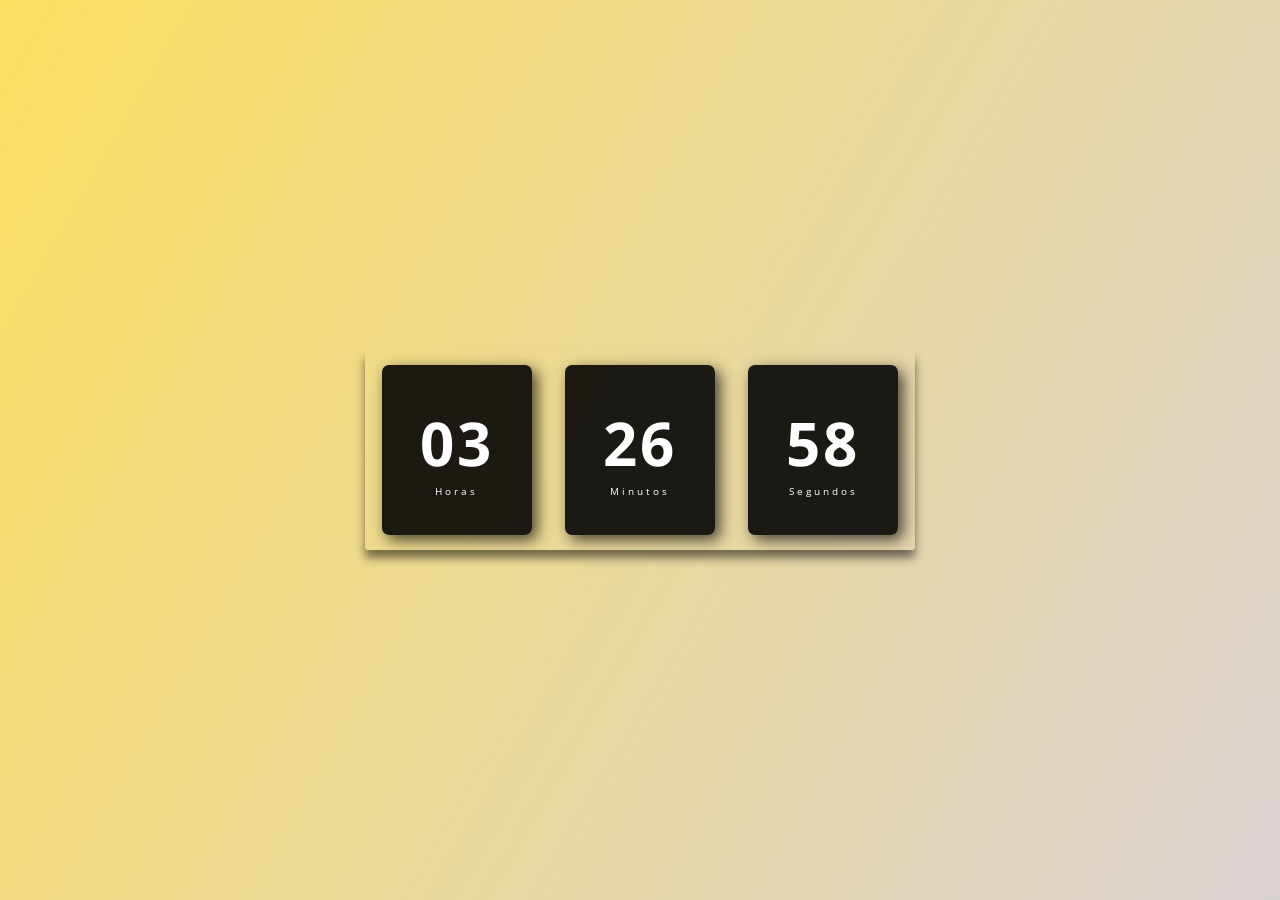
<file: relogio digital dinamico/index.html>
<!DOCTYPE html>
<html lang="pt-br">
<head>
    <meta charset="UTF-8">
    <meta name="viewport" content="width=device-width, initial-scale=1.0">
    <link rel="stylesheet" href="style.css">
    <title>Relógio digital</title>
</head>
<body>
    <div class="relogio">
        <div>
            <span id="horas">00</span>
            <span id="tempo">Horas</span>
        </div>

        <div>
            <span id="minutos">00</span>
            <span id="tempo">Minutos</span>
        </div>

        <div>
            <span id="segundos">00</span>
            <span id="tempo">Segundos</span>
        </div>
    </div>

    <script src="script.js"></script>
</body>

</html>
</file>
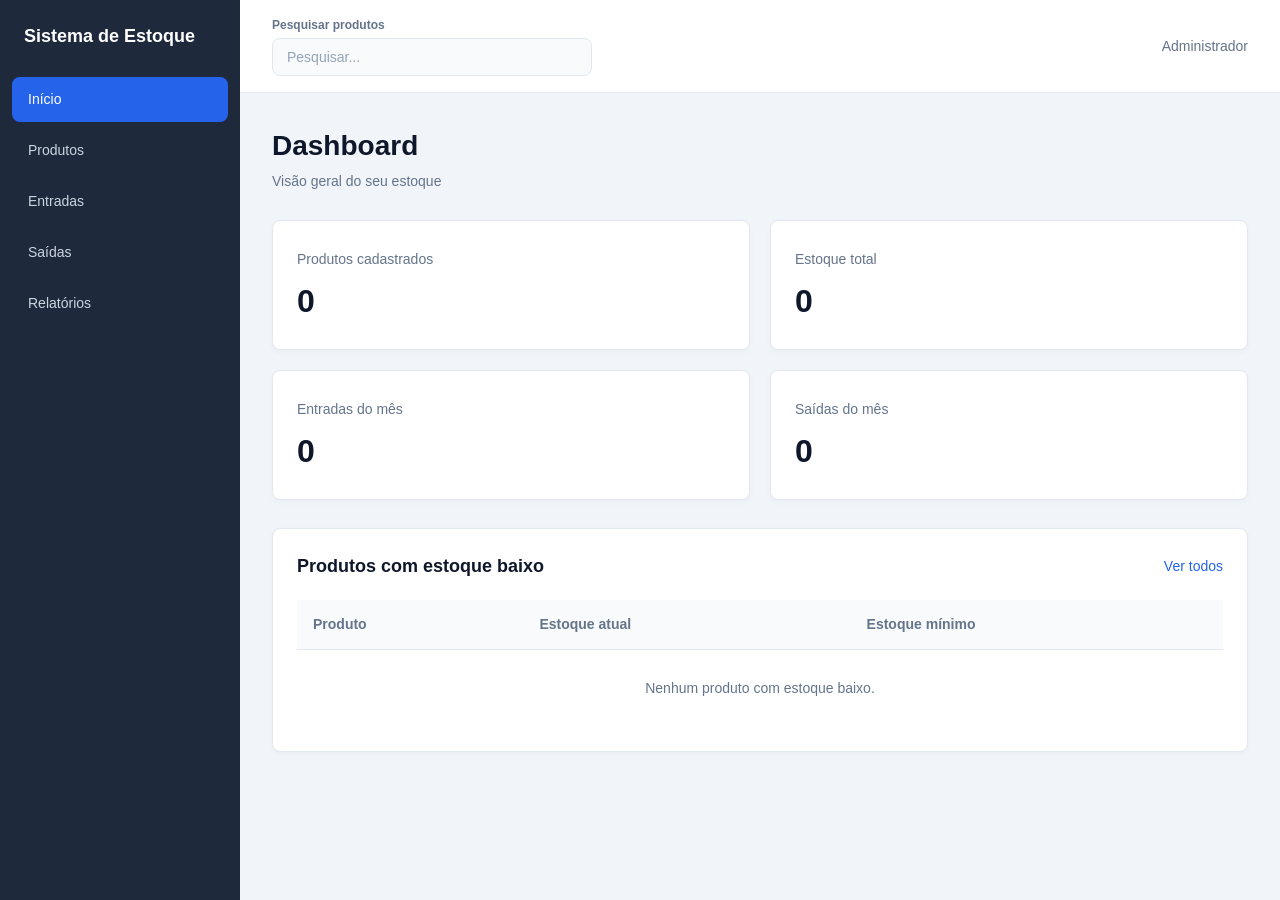
<file: Sistema de Estoque/index.html>
<!DOCTYPE html>
<html lang="pt-BR">

<head>
    <meta charset="UTF-8">
    <meta name="viewport" content="width=device-width, initial-scale=1.0">

    <title>Dashboard | Sistema de Estoque</title>

    <!-- CSS compartilhado entre as páginas -->
    <link rel="stylesheet" href="css/style.css">
    <script src="js/produtos.js" defer></script>
</head>

<body>

    <div class="layout">

        <!-- MENU LATERAL -->

        <aside class="sidebar">

            <div class="sidebar-header">
                <h2>Sistema de Estoque</h2>
            </div>

            <nav class="sidebar-nav" aria-label="Menu principal">

                <ul>
                    <li>
                        <a
                            href="index.html"
                            class="nav-link active"
                            aria-current="page"
                        >
                            Início
                        </a>
                    </li>

                    <li>
                        <a href="produtos.html" class="nav-link">
                            Produtos
                        </a>
                    </li>

                    <li>
                        <a href="entradas.html" class="nav-link">
                            Entradas
                        </a>
                    </li>

                    <li>
                        <a href="saidas.html" class="nav-link">
                            Saídas
                        </a>
                    </li>

                    <li>
                        <a href="relatorios.html" class="nav-link">
                            Relatórios
                        </a>
                    </li>
                </ul>

            </nav>

        </aside>


        <!-- ÁREA PRINCIPAL -->

        <div class="main-container">

            <!-- CABEÇALHO SUPERIOR -->

            <header class="topbar">

                <div class="topbar-search">

                    <label for="search">
                        Pesquisar produtos
                    </label>

                    <input
                        type="search"
                        id="search"
                        name="search"
                        placeholder="Pesquisar..."
                    >

                </div>

                <div class="topbar-user">
                    <span>Administrador</span>
                </div>

            </header>


            <!-- CONTEÚDO DO DASHBOARD -->

            <main class="main-content">

                <section class="dashboard">

                    <!-- TÍTULO -->

                    <div class="page-header">
                        <h1>Dashboard</h1>
                        <p>Visão geral do seu estoque</p>
                    </div>


                    <!-- INDICADORES -->

                    <section
                        class="indicators"
                        aria-label="Indicadores do estoque"
                    >

                        <article class="indicator-card">

                            <h2>Produtos cadastrados</h2>

                            <p id="total-produtos">0</p>

                        </article>


                        <article class="indicator-card">

                            <h2>Estoque total</h2>

                            <p id="estoque-total">0</p>

                        </article>


                        <article class="indicator-card">

                            <h2>Entradas do mês</h2>

                            <p id="entradas-mes">0</p>

                        </article>


                        <article class="indicator-card">

                            <h2>Saídas do mês</h2>

                            <p id="saidas-mes">0</p>

                        </article>

                    </section>


                    <!-- PRODUTOS COM ESTOQUE BAIXO -->

                    <section class="low-stock">

                        <div class="section-header">

                            <h2>Produtos com estoque baixo</h2>

                            <a href="produtos.html">
                                Ver todos
                            </a>

                        </div>


                        <div class="table-container">

                            <table>

                                <thead>
                                    <tr>
                                        <th scope="col">Produto</th>
                                        <th scope="col">Estoque atual</th>
                                        <th scope="col">Estoque mínimo</th>
                                    </tr>
                                </thead>

                                <tbody id="low-stock-list">

                                    <tr>
                                        <td colspan="3">
                                            Nenhum produto com estoque baixo.
                                        </td>
                                    </tr>

                                </tbody>

                            </table>

                        </div>

                    </section>

                </section>

            </main>

        </div>

    </div>

</body>

</html>
</file>
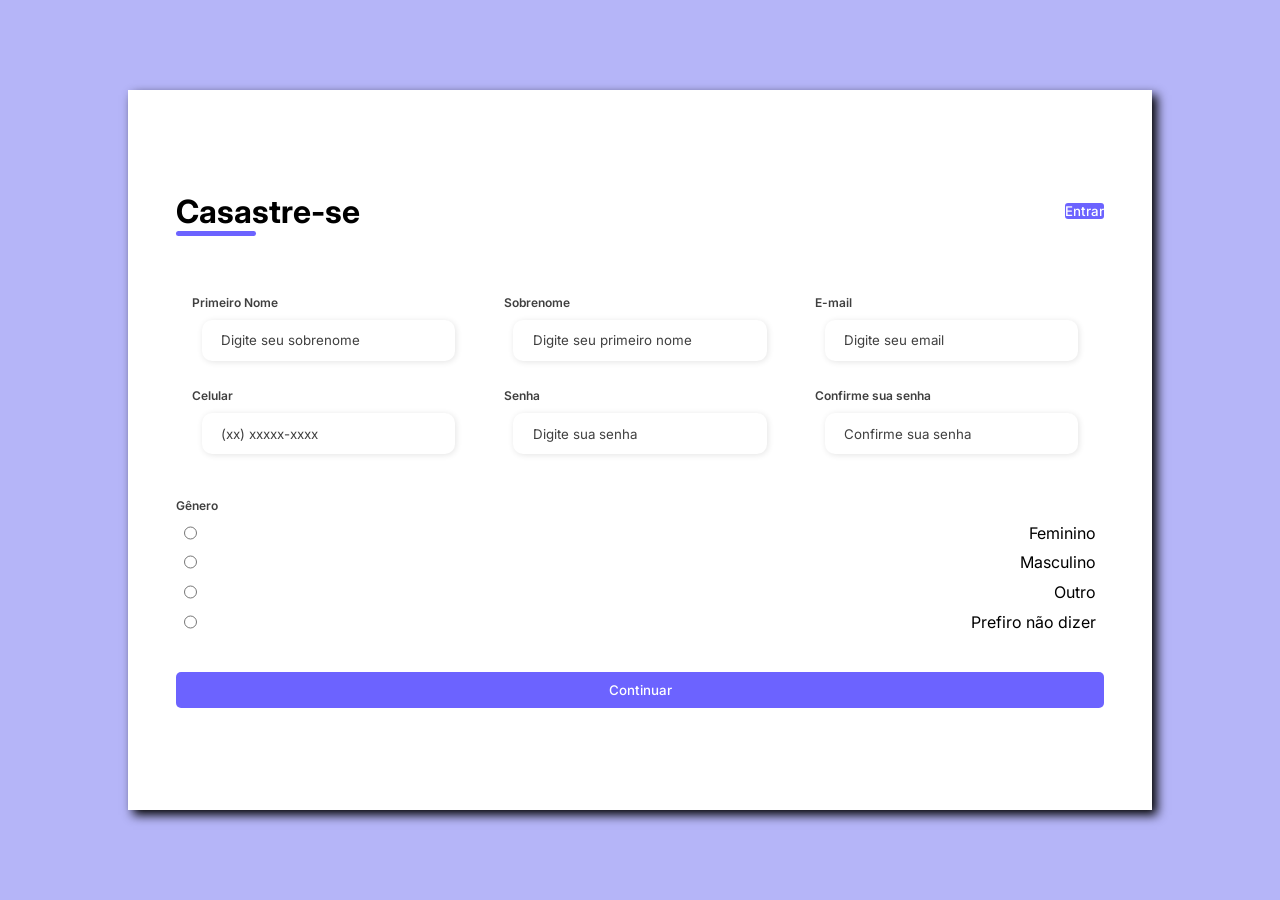
<file: formulario responsivo cadastro/assets/index.html>
<!DOCTYPE html>
<html lang="pt-br">
<head>
    <meta charset="UTF-8">
    <meta name="viewport" content="width=device-width, initial-scale=1.0">
    <link rel="stylesheet" href="style.css">
    <title>Formulário de cadastro</title>
</head>
<body>
    <div class="container">
        <div class="form-image">
            <img src="img/undraw_shopping_re_3wst.svg" alt="">
        </div>
        <div class="form">
            <form action="#">
                <div class="form-header">
                    <div class="title">
                        <h1>Casastre-se</h1>
                    </div>
                    <div class="login-button">
                        <button><a href="#">Entrar</a></button>
                    </div>
                </div>
                <div class="input-group">
                    <div class="input-box">
                        <label for="firstname">Primeiro Nome</label>
                        <input required type="text" name="firstname" id="firstname" placeholder="Digite seu sobrenome">
                    </div>

                    <div class="input-box">
                        <label for="lastnane">Sobrenome</label>
                        <input required type="text" name="lastname" id="lastname" placeholder="Digite seu primeiro nome">
                    </div>

                    <div class="input-box">
                        <label for="email">E-mail</label>
                        <input required type="email" name="email" id="email" placeholder="Digite seu email">
                    </div>

                    <div class="input-box">
                        <label for="number">Celular</label>
                        <input required type="tel" name="number" id="number" placeholder="(xx) xxxxx-xxxx">
                    </div>

                    <div class="input-box">
                        <label for="password">Senha</label>
                        <input required type="password" name="password" id="password" placeholder="Digite sua senha">
                    </div>

                    <div class="input-box">
                        <label for="Confirmepassword">Confirme sua senha</label>
                        <input required type="confirmpassword" name="confirmpassword" id="confirmpassword" placeholder="Confirme sua senha">
                    </div>

                </div>

                <div class="gender-inputs">
                    <div class="gender-title">
                        <h6>Gênero</h6>
                    </div>

                    <div class="gender-group">
                        <input type="radio" name="gender" id="female">
                        <label for="female">Feminino</label>
                    </div>

                    <div class="gender-group">
                        <input type="radio" name="gender" id="male">
                        <label for="male">Masculino</label>
                    </div>

                    <div class="gender-group">
                        <input type="radio" name="gender" id="others">
                        <label for="others">Outro</label>
                    </div>

                     <div class="gender-group">
                        <input type="radio" name="gender" id="none">
                        <label for="none">Prefiro não dizer</label>
                    </div>
                </div>

                <div class="continue-button">
                    <button><a href="#">Continuar</a></button>
                </div>
            </form>
        </div>
    </div>
</body>
</html>
</file>
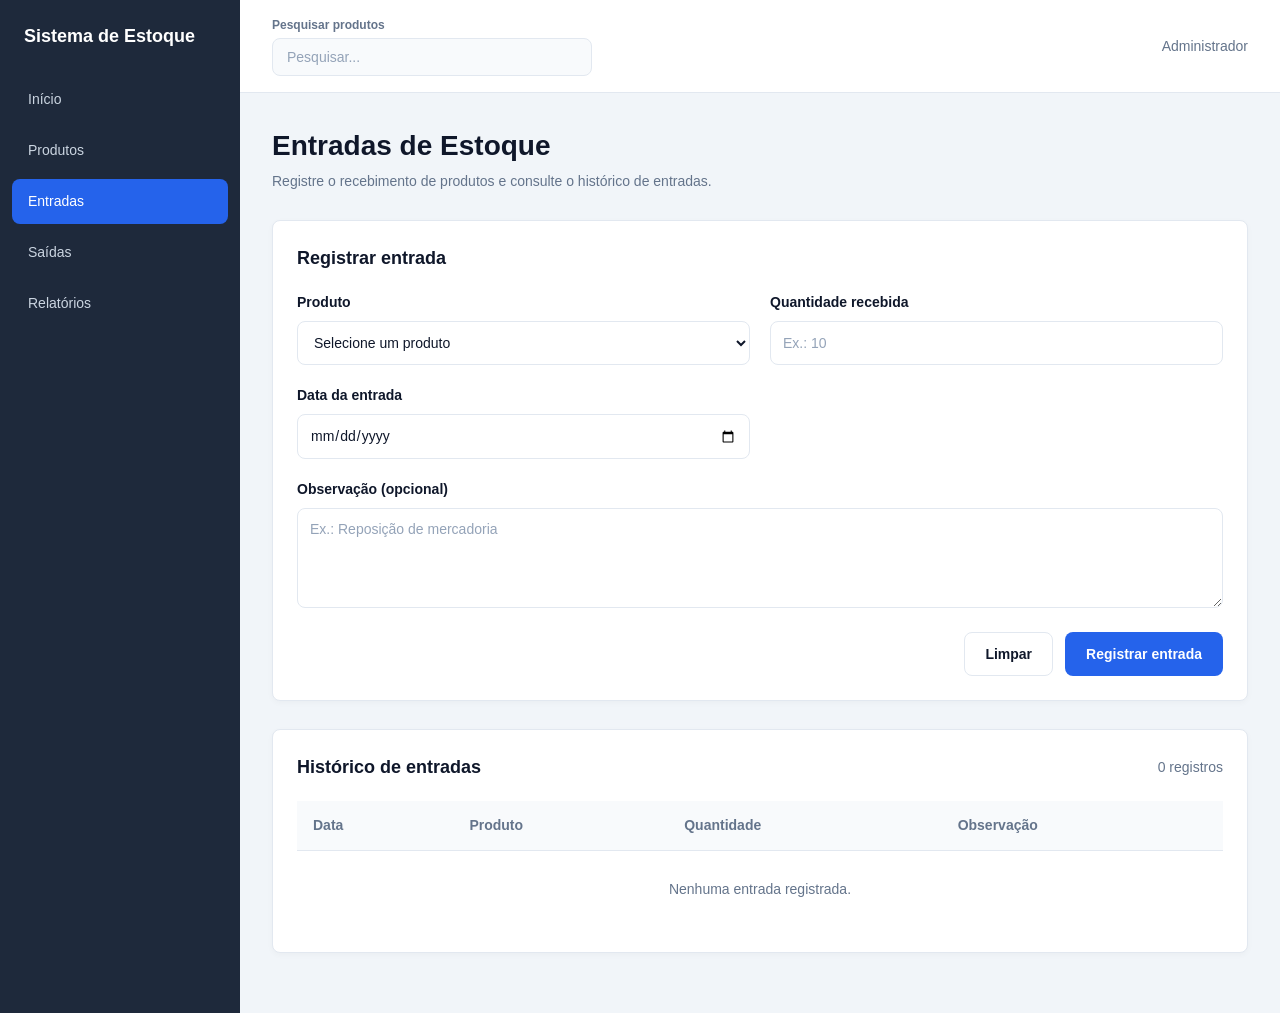
<file: Sistema de Estoque/entradas.html>
<!DOCTYPE html>
<html lang="pt-BR">

<head>
    <meta charset="UTF-8">
    <meta name="viewport" content="width=device-width, initial-scale=1.0">

    <title>Entradas | Sistema de Estoque</title>

    <!-- Estilos compartilhados e específicos desta página -->
    <link rel="stylesheet" href="css/style.css">
    <link rel="stylesheet" href="css/entradas.css">
</head>

<body>

    <div class="layout">

        <!-- MENU LATERAL -->
        <aside class="sidebar">

            <div class="sidebar-header">
                <h2>Sistema de Estoque</h2>
            </div>

            <nav class="sidebar-nav" aria-label="Menu principal">
                <ul>
                    <li>
                        <a href="index.html" class="nav-link">
                            Início
                        </a>
                    </li>

                    <li>
                        <a href="produtos.html" class="nav-link">
                            Produtos
                        </a>
                    </li>

                    <li>
                        <a href="entradas.html"
                           class="nav-link active"
                           aria-current="page">
                            Entradas
                        </a>
                    </li>

                    <li>
                        <a href="saidas.html" class="nav-link">
                            Saídas
                        </a>
                    </li>

                    <li>
                        <a href="relatorios.html" class="nav-link">
                            Relatórios
                        </a>
                    </li>
                </ul>
            </nav>

        </aside>

        <!-- ÁREA PRINCIPAL -->
        <div class="main-container">

            <!-- CABEÇALHO SUPERIOR -->
            <header class="topbar">

                <div class="topbar-search">
                    <label for="search">Pesquisar produtos</label>

                    <input
                        type="search"
                        id="search"
                        name="search"
                        placeholder="Pesquisar..."
                    >
                </div>

                <div class="topbar-user">
                    <span>Administrador</span>
                </div>

            </header>

            <!-- CONTEÚDO DA PÁGINA -->
            <main class="main-content">

                <div class="entries-page">

                    <!-- TÍTULO -->
                    <div class="page-header">
                        <h1>Entradas de Estoque</h1>

                        <p>
                            Registre o recebimento de produtos e consulte
                            o histórico de entradas.
                        </p>
                    </div>

                    <!-- FORMULÁRIO DE ENTRADA -->
                    <section
                        class="entry-registration"
                        aria-labelledby="entry-registration-title"
                    >

                        <div class="section-header">
                            <h2 id="entry-registration-title">
                                Registrar entrada
                            </h2>
                        </div>

                        <form id="form-entrada">

                            <div class="entry-form-grid">

                                <!-- PRODUTO -->
                                <div class="entry-form-group">
                                    <label for="produto-entrada">
                                        Produto
                                    </label>

                                    <select
                                        id="produto-entrada"
                                        name="produto"
                                        required
                                    >
                                        <option value="">
                                            Selecione um produto
                                        </option>
                                    </select>
                                </div>

                                <!-- QUANTIDADE -->
                                <div class="entry-form-group">
                                    <label for="quantidade-entrada">
                                        Quantidade recebida
                                    </label>

                                    <input
                                        type="number"
                                        id="quantidade-entrada"
                                        name="quantidade"
                                        min="1"
                                        step="1"
                                        placeholder="Ex.: 10"
                                        required
                                    >
                                </div>

                                <!-- DATA -->
                                <div class="entry-form-group">
                                    <label for="data-entrada">
                                        Data da entrada
                                    </label>

                                    <input
                                        type="date"
                                        id="data-entrada"
                                        name="data"
                                        required
                                    >
                                </div>

                                <!-- OBSERVAÇÃO -->
                                <div class="entry-form-group entry-notes">
                                    <label for="observacao-entrada">
                                        Observação (opcional)
                                    </label>

                                    <textarea
                                        id="observacao-entrada"
                                        name="observacao"
                                        rows="3"
                                        maxlength="300"
                                        placeholder="Ex.: Reposição de mercadoria"
                                    ></textarea>
                                </div>

                            </div>

                            <!-- BOTÕES -->
                            <div class="entry-form-actions">

                                <button
                                    type="reset"
                                    class="entry-btn entry-btn-secondary"
                                >
                                    Limpar
                                </button>

                                <button
                                    type="submit"
                                    class="entry-btn entry-btn-primary"
                                >
                                    Registrar entrada
                                </button>

                            </div>

                        </form>

                    </section>

                    <!-- HISTÓRICO DE ENTRADAS -->
                    <section
                        class="entries-history"
                        aria-labelledby="entries-history-title"
                    >

                        <div class="section-header">
                            <h2 id="entries-history-title">
                                Histórico de entradas
                            </h2>

                            <span
                                id="entries-count"
                                class="entries-count"
                            >
                                0 registros
                            </span>
                        </div>

                        <div class="table-container">

                            <table>
                                <thead>
                                    <tr>
                                        <th scope="col">Data</th>
                                        <th scope="col">Produto</th>
                                        <th scope="col">Quantidade</th>
                                        <th scope="col">Observação</th>
                                    </tr>
                                </thead>

                                <tbody id="entries-table-body">
                                    <tr>
                                        <td colspan="4">
                                            Nenhuma entrada registrada.
                                        </td>
                                    </tr>
                                </tbody>
                            </table>

                        </div>

                    </section>

                </div>

            </main>

        </div>

    </div>

</body>

</html>
</file>
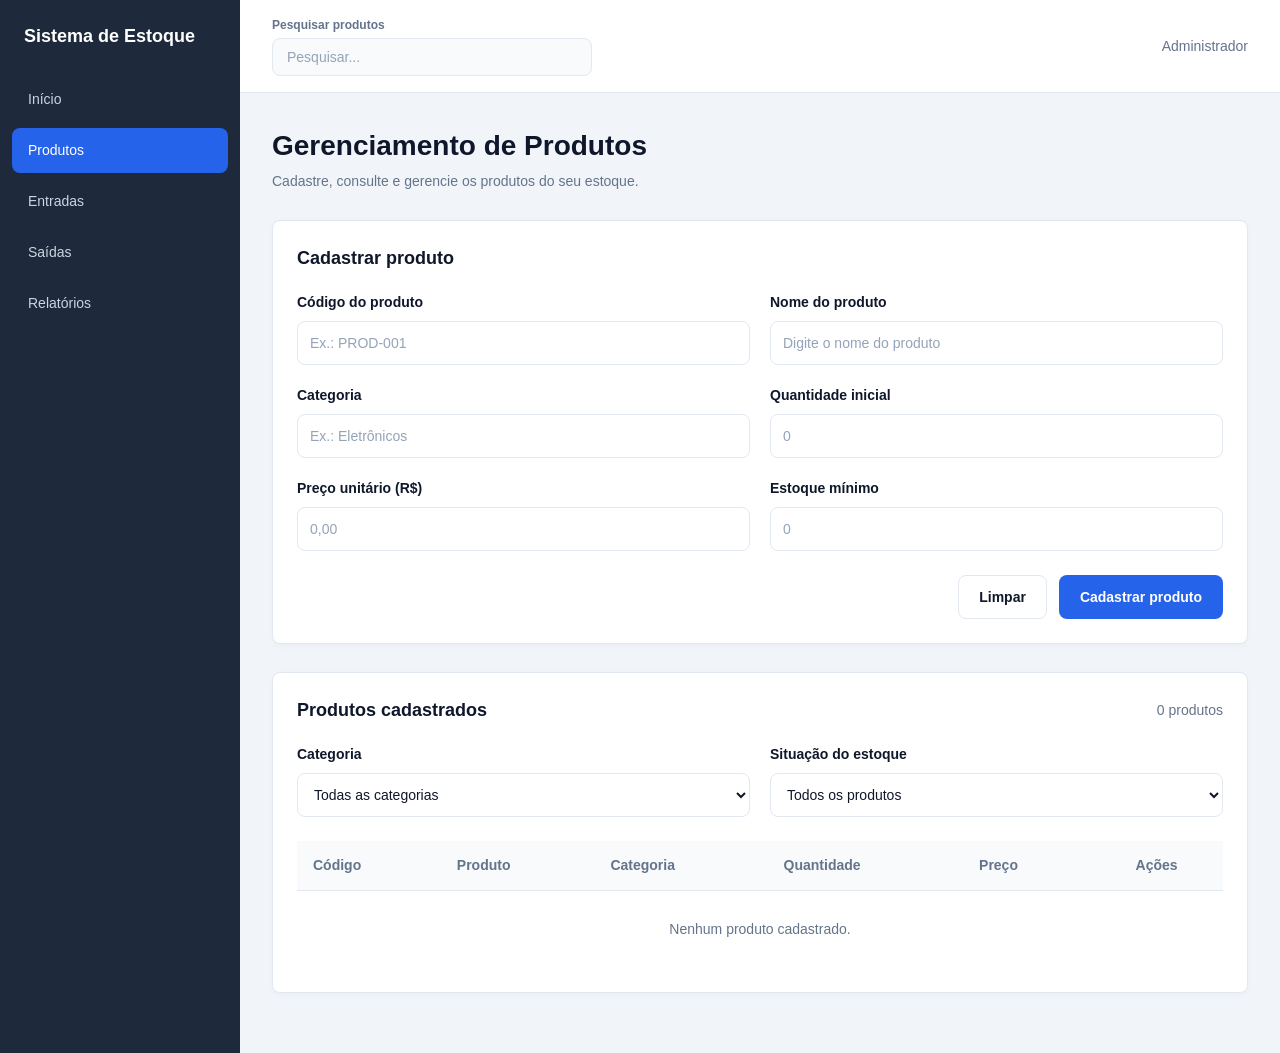
<file: Sistema de Estoque/produtos.html>
<!DOCTYPE html>
<html lang="pt-BR">

<head>
    <meta charset="UTF-8">
    <meta name="viewport" content="width=device-width, initial-scale=1.0">

    <title>Produtos | Sistema de Estoque</title>

    <!-- Estilos compartilhados e específicos desta página -->
    <link rel="stylesheet" href="css/style.css">
    <link rel="stylesheet" href="css/produtos.css">
    <script src="js/produtos.js" defer></script>
</head>

<body>

    <div class="layout">

        <!-- MENU LATERAL -->
        <aside class="sidebar">

            <div class="sidebar-header">
                <h2>Sistema de Estoque</h2>
            </div>

            <nav class="sidebar-nav" aria-label="Menu principal">
                <ul>
                    <li>
                        <a href="index.html" class="nav-link">
                            Início
                        </a>
                    </li>

                    <li>
                        <a href="produtos.html"
                           class="nav-link active"
                           aria-current="page">
                            Produtos
                        </a>
                    </li>

                    <li>
                        <a href="entradas.html" class="nav-link">
                            Entradas
                        </a>
                    </li>

                    <li>
                        <a href="saidas.html" class="nav-link">
                            Saídas
                        </a>
                    </li>

                    <li>
                        <a href="relatorios.html" class="nav-link">
                            Relatórios
                        </a>
                    </li>
                </ul>
            </nav>

        </aside>

        <!-- ÁREA PRINCIPAL -->
        <div class="main-container">

            <!-- CABEÇALHO SUPERIOR -->
            <header class="topbar">

                <div class="topbar-search">
                    <label for="search">Pesquisar produtos</label>

                    <input
                        type="search"
                        id="search"
                        name="search"
                        placeholder="Pesquisar..."
                    >
                </div>

                <div class="topbar-user">
                    <span>Administrador</span>
                </div>

            </header>

            <!-- CONTEÚDO DA PÁGINA -->
            <main class="main-content">

                <div class="products-page">

                    <div class="page-header">
                        <h1>Gerenciamento de Produtos</h1>
                        <p>Cadastre, consulte e gerencie os produtos do seu estoque.</p>
                    </div>

                    <!-- CADASTRO -->
                    <section
                        class="product-registration"
                        aria-labelledby="registration-title"
                    >

                        <div class="section-header">
                            <h2 id="registration-title">Cadastrar produto</h2>
                        </div>

                        <form id="form-produto">

                            <div class="form-grid">

                                <div class="form-group">
                                    <label for="codigo">
                                        Código do produto
                                    </label>

                                    <input
                                        type="text"
                                        id="codigo"
                                        name="codigo"
                                        maxlength="30"
                                        placeholder="Ex.: PROD-001"
                                        required
                                    >
                                </div>

                                <div class="form-group">
                                    <label for="nome">
                                        Nome do produto
                                    </label>

                                    <input
                                        type="text"
                                        id="nome"
                                        name="nome"
                                        maxlength="100"
                                        placeholder="Digite o nome do produto"
                                        required
                                    >
                                </div>

                                <div class="form-group">
                                    <label for="categoria">
                                        Categoria
                                    </label>

                                    <input
                                        type="text"
                                        id="categoria"
                                        name="categoria"
                                        maxlength="50"
                                        placeholder="Ex.: Eletrônicos"
                                        required
                                    >
                                </div>

                                <div class="form-group">
                                    <label for="quantidade">
                                        Quantidade inicial
                                    </label>

                                    <input
                                        type="number"
                                        id="quantidade"
                                        name="quantidade"
                                        min="0"
                                        step="1"
                                        placeholder="0"
                                        required
                                    >
                                </div>

                                <div class="form-group">
                                    <label for="preco">
                                        Preço unitário (R$)
                                    </label>

                                    <input
                                        type="number"
                                        id="preco"
                                        name="preco"
                                        min="0"
                                        step="0.01"
                                        placeholder="0,00"
                                        required
                                    >
                                </div>

                                <div class="form-group">
                                    <label for="estoque-minimo">
                                        Estoque mínimo
                                    </label>

                                    <input
                                        type="number"
                                        id="estoque-minimo"
                                        name="estoque-minimo"
                                        min="0"
                                        step="1"
                                        placeholder="0"
                                        required
                                    >
                                </div>

                            </div>

                            <div class="form-actions">
                                <button
                                    type="reset"
                                    class="btn btn-secondary"
                                >
                                    Limpar
                                </button>

                                <button
                                    type="submit"
                                    class="btn btn-primary"
                                >
                                    Cadastrar produto
                                </button>
                            </div>

                        </form>

                    </section>

                    <!-- LISTAGEM -->
                    <section
                        class="products-list"
                        aria-labelledby="products-title"
                    >

                        <div class="section-header">
                            <h2 id="products-title">
                                Produtos cadastrados
                            </h2>

                            <span
                                id="products-count"
                                class="products-count"
                            >
                                0 produtos
                            </span>
                        </div>

                        <!-- FILTROS -->
                        <div class="products-filters">

                            <div class="form-group">
                                <label for="filter-category">
                                    Categoria
                                </label>

                                <select
                                    id="filter-category"
                                    name="filter-category"
                                >
                                    <option value="">
                                        Todas as categorias
                                    </option>
                                </select>
                            </div>

                            <div class="form-group">
                                <label for="filter-stock">
                                    Situação do estoque
                                </label>

                                <select
                                    id="filter-stock"
                                    name="filter-stock"
                                >
                                    <option value="">
                                        Todos os produtos
                                    </option>

                                    <option value="disponivel">
                                        Disponível
                                    </option>

                                    <option value="baixo">
                                        Estoque baixo
                                    </option>

                                    <option value="zerado">
                                        Sem estoque
                                    </option>
                                </select>
                            </div>

                        </div>

                        <!-- TABELA DE PRODUTOS -->
                        <div class="table-container">

                            <table>
                                <thead>
                                    <tr>
                                        <th scope="col">Código</th>
                                        <th scope="col">Produto</th>
                                        <th scope="col">Categoria</th>
                                        <th scope="col">Quantidade</th>
                                        <th scope="col">Preço</th>
                                        <th scope="col">Ações</th>
                                    </tr>
                                </thead>

                                <tbody id="products-table-body">
                                    <tr>
                                        <td colspan="6" class="empty-message">
                                            Nenhum produto cadastrado.
                                        </td>
                                    </tr>
                                </tbody>
                            </table>

                        </div>

                    </section>

                </div>

            </main>

        </div>

    </div>

</body>

</html>
</file>
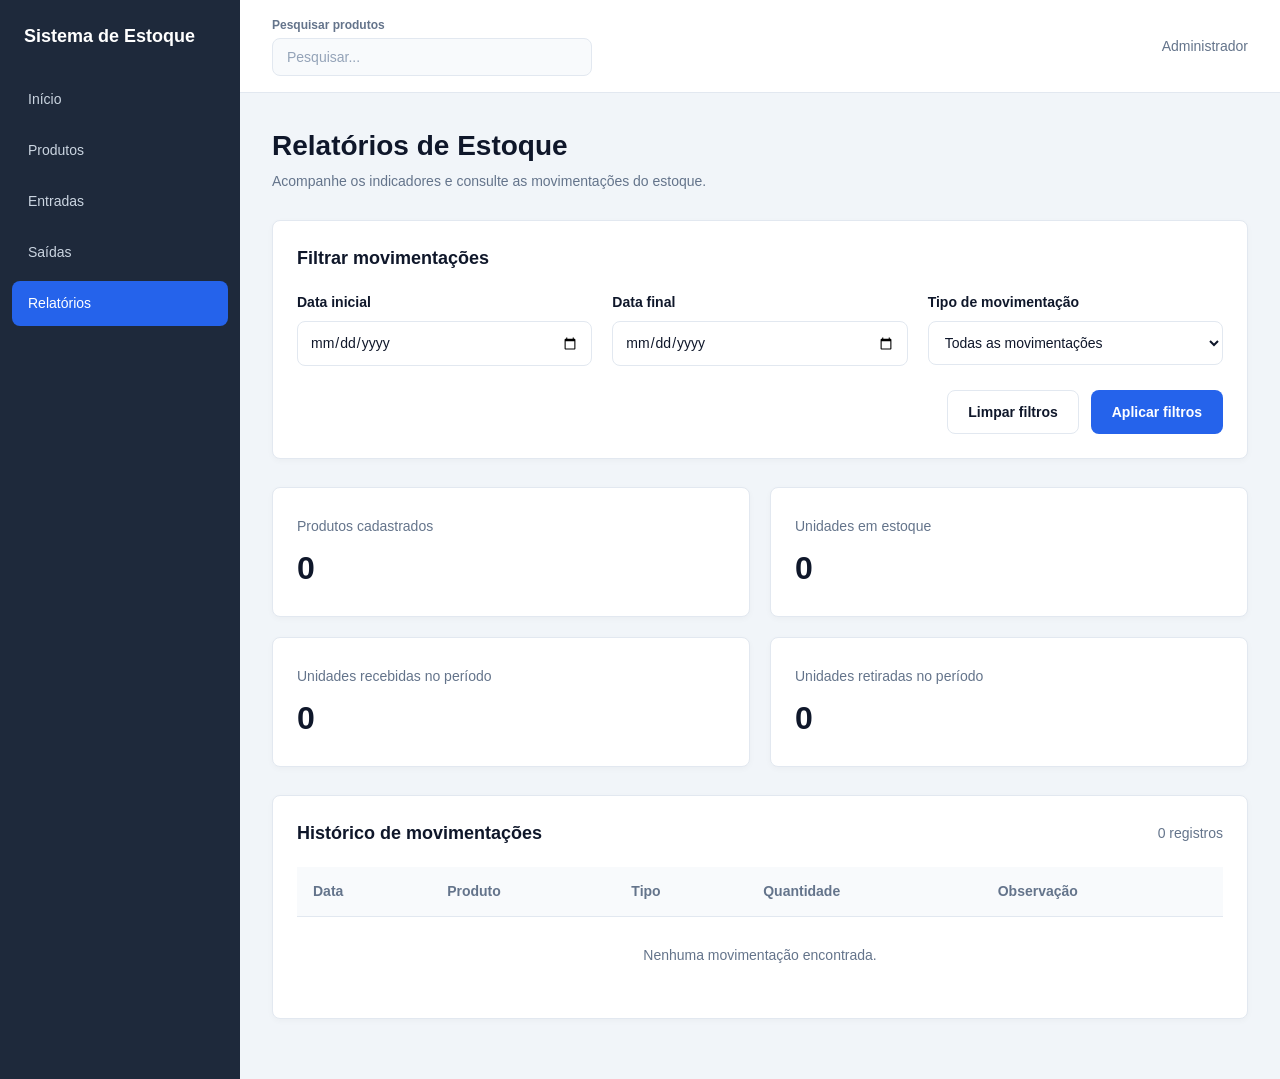
<file: Sistema de Estoque/relatorios.html>
<!DOCTYPE html>
<html lang="pt-BR">

<head>
    <meta charset="UTF-8">
    <meta name="viewport" content="width=device-width, initial-scale=1.0">

    <title>Relatórios | Sistema de Estoque</title>

    <!-- CSS compartilhado e CSS específico desta página -->
    <link rel="stylesheet" href="css/style.css">
    <link rel="stylesheet" href="css/relatorios.css">
</head>

<body>

    <div class="layout">

        <!-- MENU LATERAL -->
        <aside class="sidebar">

            <div class="sidebar-header">
                <h2>Sistema de Estoque</h2>
            </div>

            <nav class="sidebar-nav" aria-label="Menu principal">
                <ul>
                    <li>
                        <a href="index.html" class="nav-link">
                            Início
                        </a>
                    </li>

                    <li>
                        <a href="produtos.html" class="nav-link">
                            Produtos
                        </a>
                    </li>

                    <li>
                        <a href="entradas.html" class="nav-link">
                            Entradas
                        </a>
                    </li>

                    <li>
                        <a href="saidas.html" class="nav-link">
                            Saídas
                        </a>
                    </li>

                    <li>
                        <a
                            href="relatorios.html"
                            class="nav-link active"
                            aria-current="page"
                        >
                            Relatórios
                        </a>
                    </li>
                </ul>
            </nav>

        </aside>

        <!-- ÁREA PRINCIPAL -->
        <div class="main-container">

            <!-- CABEÇALHO SUPERIOR -->
            <header class="topbar">

                <div class="topbar-search">
                    <label for="search">Pesquisar produtos</label>

                    <input
                        type="search"
                        id="search"
                        name="search"
                        placeholder="Pesquisar..."
                    >
                </div>

                <div class="topbar-user">
                    <span>Administrador</span>
                </div>

            </header>

            <!-- CONTEÚDO DA PÁGINA -->
            <main class="main-content">

                <div class="reports-page">

                    <!-- TÍTULO -->
                    <div class="page-header">
                        <h1>Relatórios de Estoque</h1>

                        <p>
                            Acompanhe os indicadores e consulte
                            as movimentações do estoque.
                        </p>
                    </div>

                    <!-- FILTROS -->
                    <section
                        class="reports-filters"
                        aria-labelledby="reports-filters-title"
                    >

                        <div class="section-header">
                            <h2 id="reports-filters-title">
                                Filtrar movimentações
                            </h2>
                        </div>

                        <form id="form-filtros-relatorio">

                            <div class="reports-form-grid">

                                <div class="reports-form-group">
                                    <label for="data-inicial">
                                        Data inicial
                                    </label>

                                    <input
                                        type="date"
                                        id="data-inicial"
                                        name="data-inicial"
                                    >
                                </div>

                                <div class="reports-form-group">
                                    <label for="data-final">
                                        Data final
                                    </label>

                                    <input
                                        type="date"
                                        id="data-final"
                                        name="data-final"
                                    >
                                </div>

                                <div class="reports-form-group">
                                    <label for="tipo-movimentacao">
                                        Tipo de movimentação
                                    </label>

                                    <select
                                        id="tipo-movimentacao"
                                        name="tipo-movimentacao"
                                    >
                                        <option value="">
                                            Todas as movimentações
                                        </option>

                                        <option value="entrada">
                                            Entradas
                                        </option>

                                        <option value="saida">
                                            Saídas
                                        </option>
                                    </select>
                                </div>

                            </div>

                            <div class="reports-form-actions">

                                <button
                                    type="reset"
                                    class="reports-btn reports-btn-secondary"
                                >
                                    Limpar filtros
                                </button>

                                <button
                                    type="button"
                                    id="btn-filtrar-relatorio"
                                    class="reports-btn reports-btn-primary"
                                >
                                    Aplicar filtros
                                </button>

                            </div>

                        </form>

                    </section>

                    <!-- INDICADORES -->
                    <section
                        class="reports-indicators"
                        aria-label="Resumo do estoque"
                    >

                        <article class="report-card">
                            <h2>Produtos cadastrados</h2>
                            <p id="relatorio-total-produtos">0</p>
                        </article>

                        <article class="report-card">
                            <h2>Unidades em estoque</h2>
                            <p id="relatorio-estoque-total">0</p>
                        </article>

                        <article class="report-card">
                            <h2>Unidades recebidas no período</h2>
                            <p id="relatorio-total-entradas">0</p>
                        </article>

                        <article class="report-card">
                            <h2>Unidades retiradas no período</h2>
                            <p id="relatorio-total-saidas">0</p>
                        </article>

                    </section>

                    <!-- HISTÓRICO DE MOVIMENTAÇÕES -->
                    <section
                        class="reports-history"
                        aria-labelledby="reports-history-title"
                    >

                        <div class="section-header">

                            <h2 id="reports-history-title">
                                Histórico de movimentações
                            </h2>

                            <span
                                id="reports-count"
                                class="reports-count"
                            >
                                0 registros
                            </span>

                        </div>

                        <div class="table-container">

                            <table>

                                <thead>
                                    <tr>
                                        <th scope="col">Data</th>
                                        <th scope="col">Produto</th>
                                        <th scope="col">Tipo</th>
                                        <th scope="col">Quantidade</th>
                                        <th scope="col">Observação</th>
                                    </tr>
                                </thead>

                                <tbody id="reports-table-body">

                                    <tr>
                                        <td colspan="5">
                                            Nenhuma movimentação encontrada.
                                        </td>
                                    </tr>

                                </tbody>

                            </table>

                        </div>

                    </section>

                </div>

            </main>

        </div>

    </div>

</body>

</html>
</file>
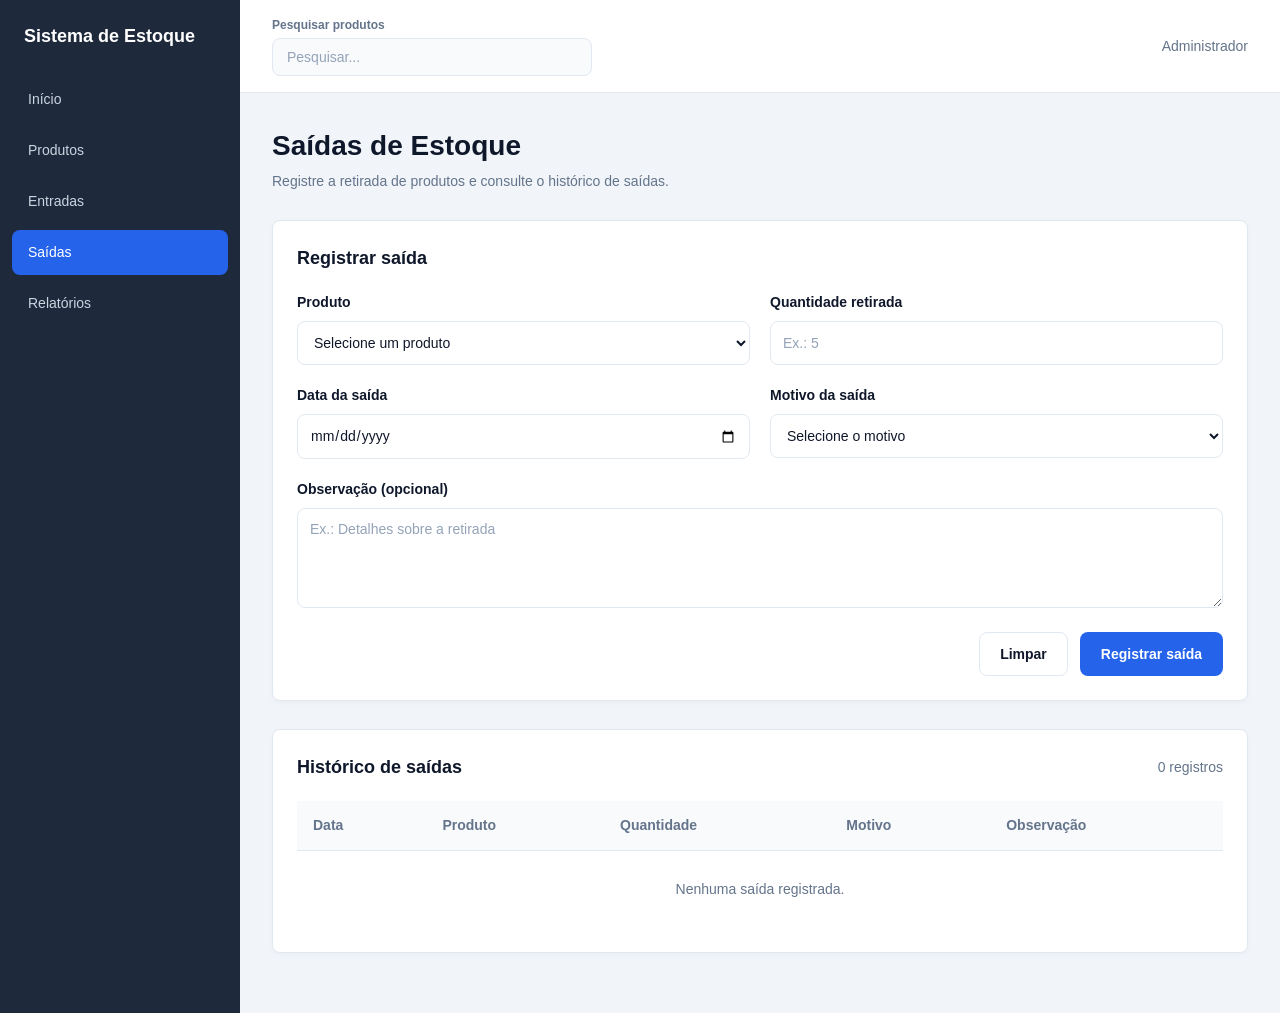
<file: Sistema de Estoque/saidas.html>
<!DOCTYPE html>
<html lang="pt-BR">

<head>
    <meta charset="UTF-8">
    <meta name="viewport" content="width=device-width, initial-scale=1.0">

    <title>Saídas | Sistema de Estoque</title>

    <!-- Estilos compartilhados e específicos -->
    <link rel="stylesheet" href="css/style.css">
    <link rel="stylesheet" href="css/saidas.css">
</head>

<body>

    <div class="layout">

        <!-- MENU LATERAL -->
        <aside class="sidebar">

            <div class="sidebar-header">
                <h2>Sistema de Estoque</h2>
            </div>

            <nav class="sidebar-nav" aria-label="Menu principal">
                <ul>
                    <li>
                        <a href="index.html" class="nav-link">
                            Início
                        </a>
                    </li>

                    <li>
                        <a href="produtos.html" class="nav-link">
                            Produtos
                        </a>
                    </li>

                    <li>
                        <a href="entradas.html" class="nav-link">
                            Entradas
                        </a>
                    </li>

                    <li>
                        <a href="saidas.html"
                           class="nav-link active"
                           aria-current="page">
                            Saídas
                        </a>
                    </li>

                    <li>
                        <a href="relatorios.html" class="nav-link">
                            Relatórios
                        </a>
                    </li>
                </ul>
            </nav>

        </aside>

        <!-- ÁREA PRINCIPAL -->
        <div class="main-container">

            <!-- CABEÇALHO SUPERIOR -->
            <header class="topbar">

                <div class="topbar-search">
                    <label for="search">Pesquisar produtos</label>

                    <input
                        type="search"
                        id="search"
                        name="search"
                        placeholder="Pesquisar..."
                    >
                </div>

                <div class="topbar-user">
                    <span>Administrador</span>
                </div>

            </header>

            <!-- CONTEÚDO DA PÁGINA -->
            <main class="main-content">

                <div class="exits-page">

                    <!-- TÍTULO -->
                    <div class="page-header">
                        <h1>Saídas de Estoque</h1>

                        <p>
                            Registre a retirada de produtos e consulte
                            o histórico de saídas.
                        </p>
                    </div>

                    <!-- FORMULÁRIO DE SAÍDA -->
                    <section
                        class="exit-registration"
                        aria-labelledby="exit-registration-title"
                    >

                        <div class="section-header">
                            <h2 id="exit-registration-title">
                                Registrar saída
                            </h2>
                        </div>

                        <form id="form-saida">

                            <div class="exit-form-grid">

                                <!-- PRODUTO -->
                                <div class="exit-form-group">
                                    <label for="produto-saida">
                                        Produto
                                    </label>

                                    <select
                                        id="produto-saida"
                                        name="produto"
                                        required
                                    >
                                        <option value="">
                                            Selecione um produto
                                        </option>
                                    </select>
                                </div>

                                <!-- QUANTIDADE -->
                                <div class="exit-form-group">
                                    <label for="quantidade-saida">
                                        Quantidade retirada
                                    </label>

                                    <input
                                        type="number"
                                        id="quantidade-saida"
                                        name="quantidade"
                                        min="1"
                                        step="1"
                                        placeholder="Ex.: 5"
                                        required
                                    >
                                </div>

                                <!-- DATA -->
                                <div class="exit-form-group">
                                    <label for="data-saida">
                                        Data da saída
                                    </label>

                                    <input
                                        type="date"
                                        id="data-saida"
                                        name="data"
                                        required
                                    >
                                </div>

                                <!-- MOTIVO -->
                                <div class="exit-form-group">
                                    <label for="motivo-saida">
                                        Motivo da saída
                                    </label>

                                    <select
                                        id="motivo-saida"
                                        name="motivo"
                                        required
                                    >
                                        <option value="">
                                            Selecione o motivo
                                        </option>

                                        <option value="venda">
                                            Venda
                                        </option>

                                        <option value="uso-interno">
                                            Uso interno
                                        </option>

                                        <option value="perda">
                                            Perda ou avaria
                                        </option>

                                        <option value="outro">
                                            Outro
                                        </option>
                                    </select>
                                </div>

                                <!-- OBSERVAÇÃO -->
                                <div class="exit-form-group exit-notes">
                                    <label for="observacao-saida">
                                        Observação (opcional)
                                    </label>

                                    <textarea
                                        id="observacao-saida"
                                        name="observacao"
                                        rows="3"
                                        maxlength="300"
                                        placeholder="Ex.: Detalhes sobre a retirada"
                                    ></textarea>
                                </div>

                            </div>

                            <!-- BOTÕES -->
                            <div class="exit-form-actions">

                                <button
                                    type="reset"
                                    class="exit-btn exit-btn-secondary"
                                >
                                    Limpar
                                </button>

                                <button
                                    type="submit"
                                    class="exit-btn exit-btn-primary"
                                >
                                    Registrar saída
                                </button>

                            </div>

                        </form>

                    </section>

                    <!-- HISTÓRICO DE SAÍDAS -->
                    <section
                        class="exits-history"
                        aria-labelledby="exits-history-title"
                    >

                        <div class="section-header">
                            <h2 id="exits-history-title">
                                Histórico de saídas
                            </h2>

                            <span
                                id="exits-count"
                                class="exits-count"
                            >
                                0 registros
                            </span>
                        </div>

                        <div class="table-container">

                            <table>
                                <thead>
                                    <tr>
                                        <th scope="col">Data</th>
                                        <th scope="col">Produto</th>
                                        <th scope="col">Quantidade</th>
                                        <th scope="col">Motivo</th>
                                        <th scope="col">Observação</th>
                                    </tr>
                                </thead>

                                <tbody id="exits-table-body">
                                    <tr>
                                        <td colspan="5">
                                            Nenhuma saída registrada.
                                        </td>
                                    </tr>
                                </tbody>
                            </table>

                        </div>

                    </section>

                </div>

            </main>

        </div>

    </div>

</body>

</html>
</file>
<file: relogio digital dinamico/style.css>
@import url('https://fonts.googleapis.com/css2?family=Open+Sans:ital,wght@0,300..800;1,300..800&display=swap');

* {
    margin: 0;
    padding: 0;
    font-family: 'Open Sans', sans-serif;
}

body {
    height: 100vh;
    background: linear-gradient(120deg, #fad325b9, #cec5c5c5);
    display: flex;
    align-items: center;
    justify-content: center;
}

.relogio {
    display: flex;
    align-items: center;
    justify-content: space-around;
    height: 200px;
    width: 550px;
    background: transparent;
    border-radius: 3px;
    box-shadow: 0px 8px 10px rgb(0, 0, 0, .5);
}

.relogio div {
    height: 170px;
    width: 150px;
    display: flex;
    flex-direction: column;
    align-items: center;
    justify-content: center;
    color: #fff;
    background: rgb(5, 5, 5, .9);
    box-shadow: 5px 5px 15px rgb(0, 0, 0, .7);
    border-radius: 7px;
    letter-spacing: 3px;
}

.relogio span#horas {
    font-weight: bolder;
    font-size: 60px;
}

.relogio span#minutos {
    font-weight: bolder;
    font-size: 60px;
}

.relogio span#segundos {
    font-weight: bolder;
    font-size: 60px;
}

.relogio span#tempo {
    font-size: 10px;
}
</file>
<file: Sistema de Estoque/css/style.css>
/* =========================================
   1. CONFIGURAÇÕES GERAIS
========================================= */

:root {
    --primary-color: #2563eb;
    --primary-hover: #1d4ed8;

    --sidebar-bg: #1e293b;
    --sidebar-hover: #334155;

    --background-color: #f1f5f9;
    --card-background: #ffffff;

    --text-primary: #0f172a;
    --text-secondary: #64748b;

    --border-color: #e2e8f0;

    --border-radius: 8px;
}

* {
    margin: 0;
    padding: 0;
    box-sizing: border-box;
}

body {
    font-family: Arial, Helvetica, sans-serif;
    background-color: var(--background-color);
    color: var(--text-primary);
    line-height: 1.5;
}

a {
    text-decoration: none;
    color: inherit;
}


/* =========================================
   2. LAYOUT PRINCIPAL
========================================= */

.layout {
    display: grid;
    grid-template-columns: 240px minmax(0, 1fr);
    min-height: 100vh;
}

.main-container {
    display: flex;
    flex-direction: column;
    min-width: 0;
}


/* =========================================
   3. SIDEBAR
========================================= */

.sidebar {
    background-color: var(--sidebar-bg);
    color: #ffffff;

    display: flex;
    flex-direction: column;

    padding: 24px 12px;
}

.sidebar-header {
    padding: 0 12px 28px;
}

.sidebar-header h2 {
    font-size: 18px;
    font-weight: 700;
    line-height: 1.4;
}

.sidebar-nav ul {
    display: flex;
    flex-direction: column;
    gap: 6px;

    list-style: none;
}

.nav-link {
    display: block;

    padding: 12px 16px;

    color: #cbd5e1;
    font-size: 14px;
    font-weight: 500;

    border-radius: var(--border-radius);

    transition:
        background-color 0.2s ease,
        color 0.2s ease;
}

.nav-link:hover {
    background-color: var(--sidebar-hover);
    color: #ffffff;
}

.nav-link.active {
    background-color: var(--primary-color);
    color: #ffffff;
}

.nav-link:focus-visible {
    outline: 2px solid #93c5fd;
    outline-offset: 2px;
}


/* =========================================
   4. CABEÇALHO SUPERIOR
========================================= */

.topbar {
    display: flex;
    align-items: center;
    justify-content: space-between;
    gap: 24px;

    min-height: 76px;
    padding: 16px 32px;

    background-color: var(--card-background);
    border-bottom: 1px solid var(--border-color);
}

.topbar-search {
    display: flex;
    flex-direction: column;
    gap: 4px;

    width: 100%;
    max-width: 320px;
}

.topbar-search label {
    font-size: 12px;
    font-weight: 600;
    color: var(--text-secondary);
}

.topbar-search input {
    width: 100%;
    padding: 10px 14px;

    border: 1px solid var(--border-color);
    border-radius: var(--border-radius);

    background-color: #f8fafc;
    color: var(--text-primary);

    font-family: inherit;
    font-size: 14px;

    outline: none;

    transition:
        border-color 0.2s ease,
        box-shadow 0.2s ease;
}

.topbar-search input:focus {
    border-color: var(--primary-color);
    box-shadow: 0 0 0 3px #2563eb20;
}

.topbar-search input::placeholder {
    color: #94a3b8;
}

.topbar-user {
    display: flex;
    align-items: center;
    gap: 12px;

    white-space: nowrap;

    font-size: 14px;
    font-weight: 500;
    color: var(--text-secondary);
}


/* =========================================
   5. CONTEÚDO PRINCIPAL
========================================= */

.main-content {
    flex: 1;
    width: 100%;
    padding: 32px;
}

.dashboard {
    width: 100%;
    max-width: 1400px;
    margin: 0 auto;
}

.page-header {
    margin-bottom: 28px;
}

.page-header h1 {
    font-size: 28px;
    font-weight: 700;
    color: var(--text-primary);
}

.page-header p {
    margin-top: 4px;

    font-size: 14px;
    color: var(--text-secondary);
}


/* =========================================
   6. INDICADORES DO DASHBOARD
========================================= */

.indicators {
    display: grid;
    grid-template-columns: repeat(2, minmax(0, 1fr));
    gap: 20px;

    margin-bottom: 28px;
}

.indicator-card {
    display: flex;
    flex-direction: column;
    justify-content: center;
    gap: 12px;

    min-height: 130px;
    padding: 24px;

    background-color: var(--card-background);

    border: 1px solid var(--border-color);
    border-radius: var(--border-radius);

    box-shadow: 0 2px 6px rgba(15, 23, 42, 0.03);
}

.indicator-card h2 {
    font-size: 14px;
    font-weight: 500;
    color: var(--text-secondary);
}

.indicator-card p {
    font-size: 32px;
    font-weight: 700;
    line-height: 1.2;

    color: var(--text-primary);
    font-variant-numeric: tabular-nums;
}


/* =========================================
   7. PRODUTOS COM ESTOQUE BAIXO
========================================= */

.low-stock {
    padding: 24px;

    background-color: var(--card-background);

    border: 1px solid var(--border-color);
    border-radius: var(--border-radius);

    box-shadow: 0 2px 6px rgba(15, 23, 42, 0.03);
}

.section-header {
    display: flex;
    align-items: center;
    justify-content: space-between;
    gap: 16px;

    margin-bottom: 20px;
}

.section-header h2 {
    font-size: 18px;
    font-weight: 600;
}

.section-header a {
    font-size: 14px;
    font-weight: 500;

    color: var(--primary-color);
}

.section-header a:hover {
    color: var(--primary-hover);
    text-decoration: underline;
}

.section-header a:focus-visible {
    outline: 2px solid var(--primary-color);
    outline-offset: 4px;
}


/* =========================================
   8. TABELA DE PRODUTOS
========================================= */

.table-container {
    width: 100%;
    overflow-x: auto;
}

.table-container table {
    width: 100%;
    border-collapse: collapse;

    font-size: 14px;
    text-align: left;
}

.table-container thead {
    background-color: #f8fafc;
}

.table-container th {
    padding: 14px 16px;

    font-weight: 600;
    color: var(--text-secondary);

    border-bottom: 1px solid var(--border-color);
}

.table-container td {
    padding: 14px 16px;

    color: var(--text-primary);

    border-bottom: 1px solid var(--border-color);
}

.table-container tbody tr:last-child td {
    border-bottom: none;
}

.table-container tbody tr:hover {
    background-color: #f8fafc;
}

.table-container td[colspan] {
    padding: 28px 16px;

    text-align: center;
    color: var(--text-secondary);
}


/* =========================================
   9. RESPONSIVIDADE — TABLETS
========================================= */

@media (max-width: 1024px) {

    .layout {
        grid-template-columns: 200px minmax(0, 1fr);
    }

    .main-content {
        padding: 24px;
    }

    .topbar {
        padding: 16px 24px;
    }

    .indicators {
        gap: 16px;
    }

    .indicator-card {
        padding: 20px;
    }

}


/* =========================================
   10. RESPONSIVIDADE — CELULARES
========================================= */

@media (max-width: 768px) {

    .layout {
        display: flex;
        flex-direction: column;
    }

    .sidebar {
        padding: 16px;
    }

    .sidebar-header {
        padding: 0 0 16px;
    }

    .sidebar-header h2 {
        font-size: 18px;
    }

    .sidebar-nav ul {
        flex-direction: row;
        flex-wrap: wrap;
        gap: 8px;
    }

    .nav-link {
        padding: 10px 12px;
        font-size: 13px;
    }

    .topbar {
        min-height: auto;
        padding: 16px;

        flex-wrap: wrap;
        gap: 12px;
    }

    .topbar-search {
        max-width: none;
    }

    .main-content {
        padding: 20px 16px;
    }

    .page-header h1 {
        font-size: 24px;
    }

    .indicators {
        grid-template-columns: repeat(2, minmax(0, 1fr));
        gap: 12px;
    }

    .indicator-card {
        min-height: 110px;
        padding: 16px;
    }

    .indicator-card h2 {
        font-size: 12px;
    }

    .indicator-card p {
        font-size: 26px;
    }

    .low-stock {
        padding: 16px;
    }

    .section-header h2 {
        font-size: 16px;
    }

    .table-container table {
        min-width: 480px;
    }

}


/* =========================================
   11. TELAS MUITO PEQUENAS
========================================= */

@media (max-width: 420px) {

    .indicators {
        grid-template-columns: 1fr;
    }

    .indicator-card {
        min-height: 95px;
    }

    .section-header {
        align-items: flex-start;
        flex-direction: column;
        gap: 8px;
    }

}
</file>
<file: formulario responsivo cadastro/assets/style.css>
@charset "UTF-8";

@import url('https://fonts.googleapis.com/css2?family=Inter:ital,opsz,wght@0,14..32,100..900;1,14..32,100..900&family=Sriracha&display=swap');

* {
    padding: 0;
    margin: 0;
    box-sizing: border-box;
    font-family: 'Inter', sans-serif;
}

body {
    width: 100%;
    height: 100vh;
    display: flex;
    justify-content: center;
    align-items: center;
    background-color: #0c0ce94d;
}

.container {
    width: 80%;
    height: 80vh;
    display: flex;
    box-shadow: 5px 5px 10px rgba(0, 0, .212);
}

.form-image {
    width: 50%;
    display: flex;
    justify-content: center;
    align-items: center;
    background-color: #fde3a7d7;
    padding: 1rem;
}

.form-image img {
    width: 31rem;
}

.form {
    width: 50%;
    display: flex;
    justify-content: center;
    align-items: center;
    flex-direction: column;
    background-color: #fff;
    padding: 3rem;
}

.form-header {
    margin-bottom: 3rem;
    display: flex;
    justify-content: space-between;
}

.login-button {
    display: flex;
    align-items: center;
}

.login-button button {
    border: none;
    background-color: #6c63ff;
    border-radius: 3px;
    cursor: pointer;
}

.login-button button:hover {
    background-color: #6b63fff1;
}

.login-button button a {
    text-decoration: none;
    font-weight: 500;
    color: #fff;
}

.form-header h1::after {
    content: '';
    display: block;
    width: 5rem;
    height: 0.3rem;
    background-color: #6c63ff;
    margin: auto;
    position: absolute;
    border-radius: 10px;
}

.input-group {
    display: flex;
    flex-wrap: wrap;
    justify-content: space-between;
    padding: 1rem;
}

.input-box {
    display: flex;
    flex-direction: column;
    margin-bottom: 1.1rem;
}

.input-box input {
    margin: 0.6rem;
    padding: 0.8rem 1.2rem;
    border: none;
    border-radius: 10px;
    box-shadow: 1px 1px 6px #0000001c;
}

.input-box input:hover {
    background-color: #eeeeee75;
}

.input-box input:focus-visible {
    outline: 1px solid #6c63ff;
}

.input-box label,
.gender-title h6 {
    font-size: 0.75rem;
    font-weight: 600;
    color: #000000c0;
}

.input-box input::placeholder {
    color: #000000c0;
}

.gender-group {
    display: flex;
    justify-content: space-between;
    margin-top: 0.62rem;
    padding: 0 0.5rem;
}

.gender-input {
    display: flex;
    align-items: center;
}

.gender-input input {
    margin-right: 0.35rem;
}

.gender-input label {
    font-size: 0.81rem;
    font-weight: 600;
    color: #000000c0;
}

.continue-button button {
    width: 100%;
    margin-top: 2.5rem;
    border: none;
    background-color: #6c63ff;
    padding: 0.62rem;
    border-radius: 5px;
    cursor: pointer;
}

.continue-button button:hover {
    background-color: #6b63fff1;
}

.continue-button button a {
    text-decoration: none;
    font-size: 0..93rem;
    font-weight: 500;
    color: #fff;
}

@media screen and (max-width: 1330px) {
    .form-image {
        display: none;
    }
    
    .contairer {
        width: 50%;
    }

    .form {
        width: 100%;
    }
}

@media screen and (max-width: 1064px) {
    .contairer {
        width: 90%;
        height: auto;
    }

    .input-group {
        flex-direction: column;
        overflow-y: scroll;
        flex-wrap: nowrap;
        max-height: 10rem;
        padding-right: 5rem;
    }

    .gender-input {
        margin-top: 2rem;
    }

    .gender-group {
        flex-direction: column;
    }

    .gender-input {
        margin-top: 0.5rem;
    }
}
</file>
<file: Sistema de Estoque/css/entradas.css>
/* =========================================
   1. ESTRUTURA DA PÁGINA DE ENTRADAS
========================================= */

.entries-page {
    width: 100%;
    max-width: 1400px;
    margin: 0 auto;
}

.entry-registration,
.entries-history {
    padding: 24px;
    margin-bottom: 28px;

    background-color: var(--card-background);

    border: 1px solid var(--border-color);
    border-radius: var(--border-radius);

    box-shadow: 0 2px 6px rgba(15, 23, 42, 0.03);
}


/* =========================================
   2. FORMULÁRIO DE ENTRADA
========================================= */

.entry-form-grid {
    display: grid;
    grid-template-columns: repeat(2, minmax(0, 1fr));
    gap: 20px;
}

.entry-form-group {
    display: flex;
    flex-direction: column;
    gap: 8px;
    min-width: 0;
}

.entry-form-group label {
    font-size: 14px;
    font-weight: 600;
    color: var(--text-primary);
}

.entry-form-group input,
.entry-form-group select,
.entry-form-group textarea {
    width: 100%;
    min-height: 44px;
    padding: 10px 12px;

    background-color: #ffffff;
    color: var(--text-primary);

    border: 1px solid var(--border-color);
    border-radius: var(--border-radius);

    font: inherit;
    font-size: 14px;
}

.entry-form-group textarea {
    min-height: 100px;
    resize: vertical;
}

.entry-form-group input::placeholder,
.entry-form-group textarea::placeholder {
    color: #94a3b8;
}

.entry-form-group input:focus,
.entry-form-group select:focus,
.entry-form-group textarea:focus {
    outline: 2px solid var(--primary-color);
    outline-offset: 1px;
}

/* A observação ocupa a largura inteira do formulário. */

.entry-notes {
    grid-column: 1 / -1;
}


/* =========================================
   3. BOTÕES DO FORMULÁRIO
========================================= */

.entry-form-actions {
    display: flex;
    justify-content: flex-end;
    flex-wrap: wrap;
    gap: 12px;

    margin-top: 24px;
}

.entry-btn {
    min-height: 44px;
    padding: 10px 20px;

    border: 1px solid transparent;
    border-radius: var(--border-radius);

    font: inherit;
    font-size: 14px;
    font-weight: 600;

    cursor: pointer;

    transition:
        background-color 0.2s ease,
        border-color 0.2s ease;
}

.entry-btn-primary {
    background-color: var(--primary-color);
    color: #ffffff;
}

.entry-btn-primary:hover {
    background-color: var(--primary-hover);
}

.entry-btn-secondary {
    background-color: #ffffff;
    color: var(--text-primary);
    border-color: var(--border-color);
}

.entry-btn-secondary:hover {
    background-color: #f1f5f9;
}

.entry-btn:focus-visible {
    outline: 2px solid var(--primary-color);
    outline-offset: 3px;
}


/* =========================================
   4. HISTÓRICO DE ENTRADAS
========================================= */

.entries-count {
    font-size: 14px;
    color: var(--text-secondary);
}

.entries-history .table-container table {
    min-width: 600px;
}

/* Evita que datas e quantidades sejam quebradas em várias linhas. */

.entries-history .table-container th:first-child,
.entries-history .table-container td:first-child,
.entries-history .table-container th:nth-child(3),
.entries-history .table-container td:nth-child(3) {
    white-space: nowrap;
}


/* =========================================
   5. RESPONSIVIDADE
========================================= */

@media (max-width: 768px) {

    .entry-registration,
    .entries-history {
        padding: 16px;
        margin-bottom: 20px;
    }

    .entry-form-grid {
        grid-template-columns: 1fr;
        gap: 16px;
    }

    .entry-notes {
        grid-column: auto;
    }

    .entry-form-actions .entry-btn {
        flex: 1;
    }

}

@media (max-width: 420px) {

    .entry-form-actions {
        flex-direction: column;
    }

    .entry-form-actions .entry-btn {
        width: 100%;
    }

}
</file>
<file: Sistema de Estoque/css/produtos.css>
/* =========================================
   1. ESTRUTURA DA PÁGINA DE PRODUTOS
========================================= */

.products-page {
    width: 100%;
    max-width: 1400px;
    margin: 0 auto;
}

.product-registration,
.products-list {
    padding: 24px;
    margin-bottom: 28px;

    background-color: var(--card-background);

    border: 1px solid var(--border-color);
    border-radius: var(--border-radius);

    box-shadow: 0 2px 6px rgba(15, 23, 42, 0.03);
}


/* =========================================
   2. FORMULÁRIO DE CADASTRO
========================================= */

.form-grid {
    display: grid;
    grid-template-columns: repeat(2, minmax(0, 1fr));
    gap: 20px;
}

.form-group {
    display: flex;
    flex-direction: column;
    gap: 8px;
    min-width: 0;
}

.form-group label {
    font-size: 14px;
    font-weight: 600;
    color: var(--text-primary);
}

.form-group input,
.form-group select {
    width: 100%;
    min-height: 44px;
    padding: 10px 12px;

    background-color: #ffffff;
    color: var(--text-primary);

    border: 1px solid var(--border-color);
    border-radius: var(--border-radius);

    font: inherit;
    font-size: 14px;
}

.form-group input::placeholder {
    color: #94a3b8;
}

.form-group input:focus,
.form-group select:focus {
    outline: 2px solid var(--primary-color);
    outline-offset: 1px;
}


/* =========================================
   3. BOTÕES DO FORMULÁRIO
========================================= */

.form-actions {
    display: flex;
    justify-content: flex-end;
    flex-wrap: wrap;
    gap: 12px;

    margin-top: 24px;
}

.btn {
    min-height: 44px;
    padding: 10px 20px;

    border: 1px solid transparent;
    border-radius: var(--border-radius);

    font: inherit;
    font-size: 14px;
    font-weight: 600;

    cursor: pointer;

    transition:
        background-color 0.2s ease,
        border-color 0.2s ease;
}

.btn-primary {
    background-color: var(--primary-color);
    color: #ffffff;
}

.btn-primary:hover {
    background-color: var(--primary-hover);
}

.btn-secondary {
    background-color: #ffffff;
    color: var(--text-primary);
    border-color: var(--border-color);
}

.btn-secondary:hover {
    background-color: #f1f5f9;
}

.btn:focus-visible {
    outline: 2px solid var(--primary-color);
    outline-offset: 3px;
}


/* =========================================
   4. LISTAGEM E FILTROS
========================================= */

.products-count {
    font-size: 14px;
    color: var(--text-secondary);
}

.products-filters {
    display: grid;
    grid-template-columns: repeat(2, minmax(0, 1fr));
    gap: 20px;

    margin-bottom: 24px;
}

.products-list .table-container table {
    min-width: 760px;
}

.products-list .table-container th:last-child,
.products-list .table-container td:last-child {
    text-align: center;
}


/* =========================================
   5. RESPONSIVIDADE
========================================= */

@media (max-width: 768px) {

    .product-registration,
    .products-list {
        padding: 16px;
        margin-bottom: 20px;
    }

    .form-grid,
    .products-filters {
        grid-template-columns: 1fr;
        gap: 16px;
    }

    .form-actions {
        justify-content: stretch;
    }

    .form-actions .btn {
        flex: 1;
    }

}

@media (max-width: 420px) {

    .form-actions {
        flex-direction: column;
    }

    .form-actions .btn {
        width: 100%;
    }

}


/* =========================================
   BOTÕES DE AÇÃO DA TABELA
========================================= */

.products-list .table-container td:last-child {
    white-space: nowrap;
}

.products-list .table-container td:last-child .btn {
    min-height: 34px;
    padding: 6px 10px;
    margin: 2px 3px;
}

.btn-danger {
    background-color: #fee2e2;
    color: #b91c1c;
}

.btn-danger:hover {
    background-color: #fecaca;
}

.btn-danger:focus-visible {
    outline: 2px solid #b91c1c;
    outline-offset: 3px;
}
</file>
<file: Sistema de Estoque/css/relatorios.css>
/* =========================================
   1. ESTRUTURA DA PÁGINA DE RELATÓRIOS
========================================= */

.reports-page {
    width: 100%;
    max-width: 1400px;
    margin: 0 auto;
}

.reports-filters,
.reports-history {
    padding: 24px;
    margin-bottom: 28px;

    background-color: var(--card-background);

    border: 1px solid var(--border-color);
    border-radius: var(--border-radius);

    box-shadow: 0 2px 6px rgba(15, 23, 42, 0.03);
}


/* =========================================
   2. FORMULÁRIO DE FILTROS
========================================= */

.reports-form-grid {
    display: grid;
    grid-template-columns: repeat(3, minmax(0, 1fr));
    gap: 20px;
}

.reports-form-group {
    display: flex;
    flex-direction: column;
    gap: 8px;
    min-width: 0;
}

.reports-form-group label {
    font-size: 14px;
    font-weight: 600;
    color: var(--text-primary);
}

.reports-form-group input,
.reports-form-group select {
    width: 100%;
    min-width: 0;
    min-height: 44px;
    padding: 10px 12px;

    background-color: #ffffff;
    color: var(--text-primary);

    border: 1px solid var(--border-color);
    border-radius: var(--border-radius);

    font: inherit;
    font-size: 14px;
}

.reports-form-group input:focus,
.reports-form-group select:focus {
    outline: 2px solid var(--primary-color);
    outline-offset: 1px;
}


/* =========================================
   3. BOTÕES DOS FILTROS
========================================= */

.reports-form-actions {
    display: flex;
    justify-content: flex-end;
    flex-wrap: wrap;
    gap: 12px;

    margin-top: 24px;
}

.reports-btn {
    min-height: 44px;
    padding: 10px 20px;

    border: 1px solid transparent;
    border-radius: var(--border-radius);

    font: inherit;
    font-size: 14px;
    font-weight: 600;

    cursor: pointer;

    transition:
        background-color 0.2s ease,
        border-color 0.2s ease;
}

.reports-btn-primary {
    background-color: var(--primary-color);
    color: #ffffff;
}

.reports-btn-primary:hover {
    background-color: var(--primary-hover);
}

.reports-btn-secondary {
    background-color: #ffffff;
    color: var(--text-primary);
    border-color: var(--border-color);
}

.reports-btn-secondary:hover {
    background-color: #f1f5f9;
}

.reports-btn:focus-visible {
    outline: 2px solid var(--primary-color);
    outline-offset: 3px;
}


/* =========================================
   4. INDICADORES DO RELATÓRIO
========================================= */

.reports-indicators {
    display: grid;
    grid-template-columns: repeat(2, minmax(0, 1fr));
    gap: 20px;

    margin-bottom: 28px;
}

.report-card {
    display: flex;
    flex-direction: column;
    justify-content: center;
    gap: 12px;

    min-height: 130px;
    padding: 24px;

    background-color: var(--card-background);

    border: 1px solid var(--border-color);
    border-radius: var(--border-radius);

    box-shadow: 0 2px 6px rgba(15, 23, 42, 0.03);
}

.report-card h2 {
    font-size: 14px;
    font-weight: 500;
    color: var(--text-secondary);
}

.report-card p {
    font-size: 32px;
    font-weight: 700;
    line-height: 1.2;

    color: var(--text-primary);
    font-variant-numeric: tabular-nums;
}


/* =========================================
   5. HISTÓRICO DE MOVIMENTAÇÕES
========================================= */

.reports-count {
    font-size: 14px;
    color: var(--text-secondary);
}

.reports-history .table-container table {
    min-width: 760px;
}

/* Mantém datas, tipos e quantidades na mesma linha. */

.reports-history .table-container th:first-child,
.reports-history .table-container td:first-child,
.reports-history .table-container th:nth-child(3),
.reports-history .table-container td:nth-child(3),
.reports-history .table-container th:nth-child(4),
.reports-history .table-container td:nth-child(4) {
    white-space: nowrap;
}


/* =========================================
   6. RESPONSIVIDADE — TABLETS
========================================= */

@media (max-width: 1024px) {

    .reports-form-grid {
        grid-template-columns: repeat(2, minmax(0, 1fr));
        gap: 16px;
    }

    .reports-indicators {
        gap: 16px;
    }

    .report-card {
        padding: 20px;
    }

}


/* =========================================
   7. RESPONSIVIDADE — CELULARES
========================================= */

@media (max-width: 768px) {

    .reports-filters,
    .reports-history {
        padding: 16px;
        margin-bottom: 20px;
    }

    .reports-form-grid {
        grid-template-columns: 1fr;
        gap: 16px;
    }

    .reports-form-actions .reports-btn {
        flex: 1;
    }

    .reports-indicators {
        grid-template-columns: repeat(2, minmax(0, 1fr));
        gap: 12px;

        margin-bottom: 20px;
    }

    .report-card {
        min-height: 110px;
        padding: 16px;
    }

    .report-card h2 {
        font-size: 12px;
    }

    .report-card p {
        font-size: 26px;
    }

}


/* =========================================
   8. TELAS MUITO PEQUENAS
========================================= */

@media (max-width: 420px) {

    .reports-form-actions {
        flex-direction: column;
    }

    .reports-form-actions .reports-btn {
        width: 100%;
    }

    .reports-indicators {
        grid-template-columns: 1fr;
    }

    .report-card {
        min-height: 95px;
    }

}
</file>
<file: Sistema de Estoque/css/saidas.css>
/* =========================================
   1. ESTRUTURA DA PÁGINA DE SAÍDAS
========================================= */

.exits-page {
    width: 100%;
    max-width: 1400px;
    margin: 0 auto;
}

.exit-registration,
.exits-history {
    padding: 24px;
    margin-bottom: 28px;

    background-color: var(--card-background);

    border: 1px solid var(--border-color);
    border-radius: var(--border-radius);

    box-shadow: 0 2px 6px rgba(15, 23, 42, 0.03);
}


/* =========================================
   2. FORMULÁRIO DE SAÍDA
========================================= */

.exit-form-grid {
    display: grid;
    grid-template-columns: repeat(2, minmax(0, 1fr));
    gap: 20px;
}

.exit-form-group {
    display: flex;
    flex-direction: column;
    gap: 8px;
    min-width: 0;
}

.exit-form-group label {
    font-size: 14px;
    font-weight: 600;
    color: var(--text-primary);
}

.exit-form-group input,
.exit-form-group select,
.exit-form-group textarea {
    width: 100%;
    min-height: 44px;
    padding: 10px 12px;

    background-color: #ffffff;
    color: var(--text-primary);

    border: 1px solid var(--border-color);
    border-radius: var(--border-radius);

    font: inherit;
    font-size: 14px;
}

.exit-form-group textarea {
    min-height: 100px;
    resize: vertical;
}

.exit-form-group input::placeholder,
.exit-form-group textarea::placeholder {
    color: #94a3b8;
}

.exit-form-group input:focus,
.exit-form-group select:focus,
.exit-form-group textarea:focus {
    outline: 2px solid var(--primary-color);
    outline-offset: 1px;
}

/* A observação ocupa as duas colunas do formulário. */

.exit-notes {
    grid-column: 1 / -1;
}


/* =========================================
   3. BOTÕES DO FORMULÁRIO
========================================= */

.exit-form-actions {
    display: flex;
    justify-content: flex-end;
    flex-wrap: wrap;
    gap: 12px;

    margin-top: 24px;
}

.exit-btn {
    min-height: 44px;
    padding: 10px 20px;

    border: 1px solid transparent;
    border-radius: var(--border-radius);

    font: inherit;
    font-size: 14px;
    font-weight: 600;

    cursor: pointer;

    transition:
        background-color 0.2s ease,
        border-color 0.2s ease;
}

.exit-btn-primary {
    background-color: var(--primary-color);
    color: #ffffff;
}

.exit-btn-primary:hover {
    background-color: var(--primary-hover);
}

.exit-btn-secondary {
    background-color: #ffffff;
    color: var(--text-primary);
    border-color: var(--border-color);
}

.exit-btn-secondary:hover {
    background-color: #f1f5f9;
}

.exit-btn:focus-visible {
    outline: 2px solid var(--primary-color);
    outline-offset: 3px;
}


/* =========================================
   4. HISTÓRICO DE SAÍDAS
========================================= */

.exits-count {
    font-size: 14px;
    color: var(--text-secondary);
}

.exits-history .table-container table {
    min-width: 760px;
}

/* Evita que datas e quantidades sejam quebradas em várias linhas. */

.exits-history .table-container th:first-child,
.exits-history .table-container td:first-child,
.exits-history .table-container th:nth-child(3),
.exits-history .table-container td:nth-child(3) {
    white-space: nowrap;
}


/* =========================================
   5. RESPONSIVIDADE
========================================= */

@media (max-width: 768px) {

    .exit-registration,
    .exits-history {
        padding: 16px;
        margin-bottom: 20px;
    }

    .exit-form-grid {
        grid-template-columns: 1fr;
        gap: 16px;
    }

    .exit-notes {
        grid-column: auto;
    }

    .exit-form-actions .exit-btn {
        flex: 1;
    }

}

@media (max-width: 420px) {

    .exit-form-actions {
        flex-direction: column;
    }

    .exit-form-actions .exit-btn {
        width: 100%;
    }

}
</file>
